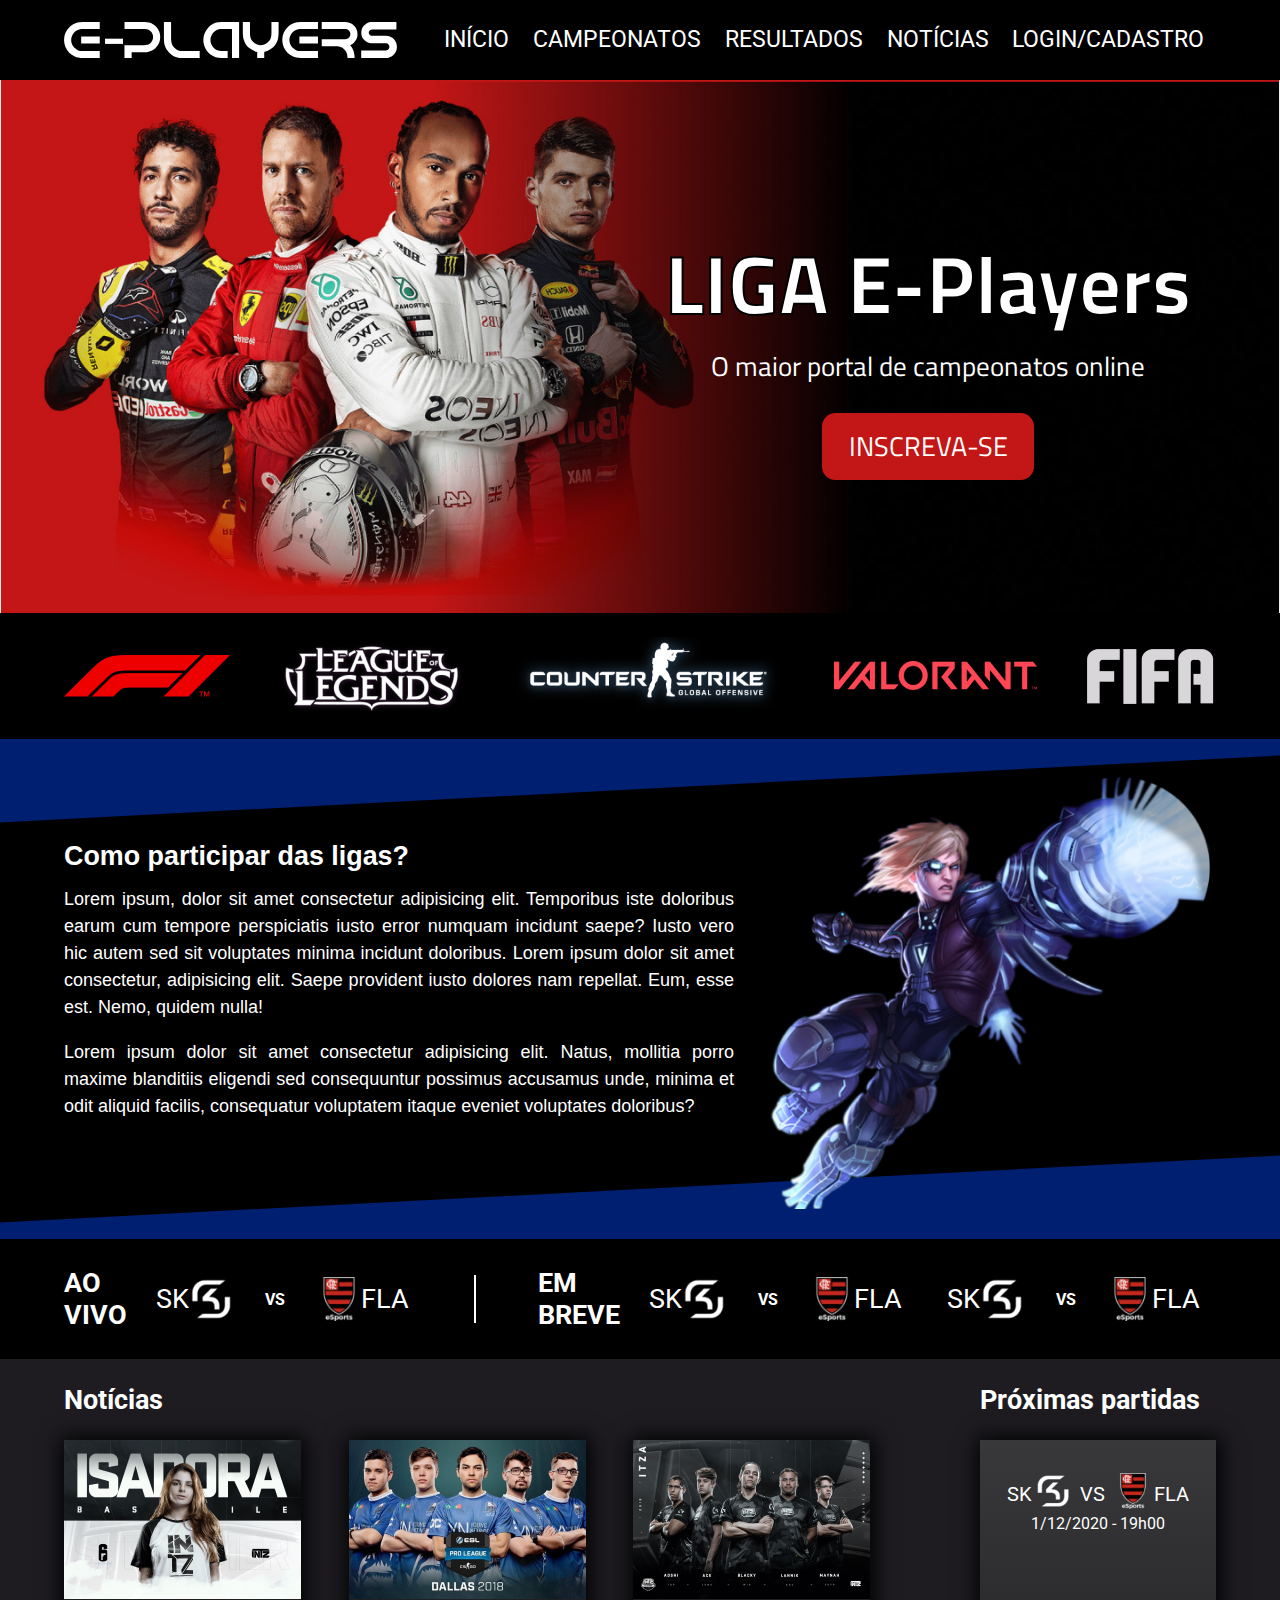
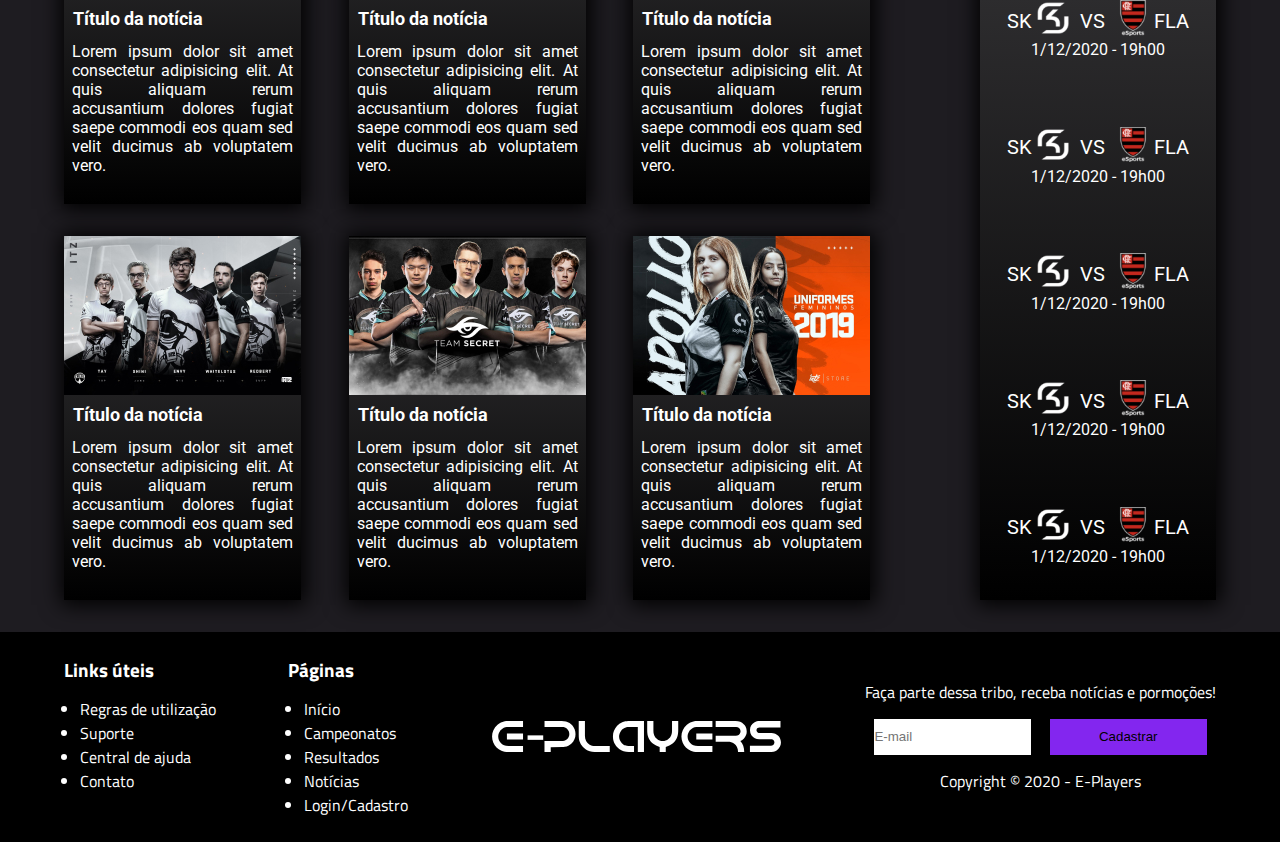
<file: sprint-2_front-end/landing-page_e-players/index.html>
<!DOCTYPE html>
<html lang="pt-br">
<head>
    <meta charset="UTF-8">
    <meta name="viewport" content="width=device-width, initial-scale=1.0">
    <title>E-players</title>

    <link rel="stylesheet" href="https://cdnjs.cloudflare.com/ajax/libs/font-awesome/5.15.1/css/all.min.css" />
    <link rel="stylesheet" href="css/style.css">
</head>
<body>
    
    <header class="top">
        <div class="top-content">
            <img src="images/Logo 1.svg" alt="">
            <nav class="menu">
                <ul class="topnav" id="my-topnav">
                    <li><a href="index.html">Início</a></li>
                    <li><a href="#">Campeonatos</a></li>
                    <li><a href="#">Resultados</a></li>
                    <li><a href="#">Notícias</a></li>
                    <li><a href="#">Login/Cadastro</a></li>
                </ul>
                <a href="javascript:void(0);" class="menu-icon" onclick="responsiveMenu()">
                    <i class="fas fa-bars"></i>
                </a>
            </nav>
        </div>
    </header>

    <main>
        <section class="banner">
            <picture>
                <source media="(max-width: 576px)" srcset="images/Banner576.jpg">
                <source media="(max-width: 768px)" srcset="images/Banner768.jpg">
                <source media="(max-width: 1200px)" srcset="images/Banner1200.jpg">
                <source media="(max-width: 1440px)" srcset="images/Banner1440.jpg">
                <img src="images/Banner1920.jpg" alt="">
            </picture>
            <div class="banner-position">
                <div class="banner-content">
                    <div class="banner-text">
                        <h1><span class="liga">Liga</span> E-Players</h1>
                        <p>O maior portal de campeonatos online</p>
                        <a href="#">Inscreva-se</a>
                    </div>
                </div>
            </div>
        </section>

        <section class="jogos">
            <div class="jogos-content">
                <ul>
                    <li><a href="#"><img src="images/formula-1-logo-1-1 1.png" alt="Logo do Fórmula 1"></a></li>
                    <li><a href="#"><img src="images/logo-lol-300x131 1.png" alt="Logo do League of Legends"></a></li>
                    <li><a href="#"><img src="images/Counter-Strike-Logo-Transparent-PNG 1.png" alt="Logo do Counter Strike"></a></li>
                    <li><a href="#"><img src="images/4bcd537b6c034e297f0030cf08887426 1.png" alt="Logo do Valorant"></a></li>
                    <li><a href="#"><img src="images/800px-FIFA_series_logo 1.png" alt="Logo do fifa"></a></li>
                </ul>
            </div>
        </section>

        <section class="about">
            <div class="about-angulation">
                <div class="angulation"></div>
            </div>
            <div class="about-position">
                <div class="about-content">
                    <div class="about-text">
                        <h2>Como participar das ligas?</h2>
                        <p>Lorem ipsum, dolor sit amet consectetur adipisicing elit. Temporibus iste doloribus earum cum tempore perspiciatis iusto error numquam incidunt saepe? Iusto vero hic autem sed sit voluptates minima incidunt doloribus. Lorem ipsum dolor sit amet consectetur, adipisicing elit. Saepe provident iusto dolores nam repellat. Eum, esse est. Nemo, quidem nulla!</p>
                        
                        <p>Lorem ipsum dolor sit amet consectetur adipisicing elit. Natus, mollitia porro maxime blanditiis eligendi sed consequuntur possimus accusamus unde, minima et odit aliquid facilis, consequatur voluptatem itaque eveniet voluptates doloribus?</p>
                    </div>
                    <img src="images/lol.png" alt="Herói loiro do League of Legends">
                </div>
            </div>
        </section>

        <section class="jogos"> <!--Partidas ao-vivo e em breve-->
            <div class="jogos-content">
                <div class="jogos-ao-vivo">
                    <h2>Ao<br> vivo</h2>
                    <div class="partida">
                        <div class="time-1">
                            <p>SK</p>
                            <img src="images/SK 1.png" alt="Logo da SK">
                        </div>
                        <p>VS</p>
                        <div class="time-2">
                            <img src="images/FLA 1.png" alt="Logo do Flamengo">
                            <p>FLA</p>
                        </div>
                    </div>
                </div>
                <div class="linha"></div>
                <div class="jogos-em-breve">
                    <h2>Em <br>breve</h2>
                    <div class="partida">
                        <div class="time-1">
                            <p>SK</p>
                            <img src="images/SK 1.png" alt="Logo da SK">
                        </div>
                        <p>VS</p>
                        <div class="time-2">
                            <img src="images/FLA 1.png" alt="Logo do Flamengo">
                            <p>FLA</p>
                        </div>
                    </div>
                    <div class="partida">
                        <div class="time-1">
                            <p>SK</p>
                            <img src="images/SK 1.png" alt="Logo da SK">
                        </div>
                        <p>VS</p>
                        <div class="time-2">
                            <img src="images/FLA 1.png" alt="Logo do Flamengo">
                            <p>FLA</p>
                        </div>
                    </div>
                </div>
            </div>
        </section> <!--Fim de Partidas ao-vivo e em breve-->
        
        <section class="noticias">
            <div class="noticias-container">
                <div class="noticias-content">
                    <h2>Notícias</h2>
                    <div class="card-content">
                        <div class="card">
                            <img src="images/noticia1.jpg" alt="#">
                            <h3>Título da notícia</h3>
                            <p>Lorem ipsum dolor sit amet consectetur adipisicing elit. At quis aliquam rerum accusantium dolores fugiat saepe commodi eos quam sed velit ducimus ab voluptatem vero.</p>
                        </div>
                        <div class="card">
                            <img src="images/noticia2.jpg" alt="#">
                            <h3>Título da notícia</h3>
                            <p>Lorem ipsum dolor sit amet consectetur adipisicing elit. At quis aliquam rerum accusantium dolores fugiat saepe commodi eos quam sed velit ducimus ab voluptatem vero.</p>
                        </div>
                        <div class="card">
                            <img src="images/noticia3.jpg" alt="#">
                            <h3>Título da notícia</h3>
                            <p>Lorem ipsum dolor sit amet consectetur adipisicing elit. At quis aliquam rerum accusantium dolores fugiat saepe commodi eos quam sed velit ducimus ab voluptatem vero.</p>
                        </div>
                        <div class="card">
                            <img src="images/noticia4.jpg" alt="#">
                            <h3>Título da notícia</h3>
                            <p>Lorem ipsum dolor sit amet consectetur adipisicing elit. At quis aliquam rerum accusantium dolores fugiat saepe commodi eos quam sed velit ducimus ab voluptatem vero.</p>
                        </div><div class="card">
                            <img src="images/noticia5.jpg" alt="#">
                            <h3>Título da notícia</h3>
                            <p>Lorem ipsum dolor sit amet consectetur adipisicing elit. At quis aliquam rerum accusantium dolores fugiat saepe commodi eos quam sed velit ducimus ab voluptatem vero.</p>
                        </div><div class="card">
                            <img src="images/noticia6.jpg" alt="#">
                            <h3>Título da notícia</h3>
                            <p>Lorem ipsum dolor sit amet consectetur adipisicing elit. At quis aliquam rerum accusantium dolores fugiat saepe commodi eos quam sed velit ducimus ab voluptatem vero.</p>
                        </div>
                    </div>
                </div>
                <aside>
                    <h2>Próximas partidas</h2>
                    <div class="proximas-partidas">
                        <div class="proxima-partida">
                            <div class="partida">
                                <div class="time-1">
                                    <p>SK</p>
                                    <img src="images/SK 1.png" alt="Logo da SK">
                                </div>
                                <p>VS</p>
                                <div class="time-2">
                                    <img src="images/FLA 1.png" alt="Logo do Flamengo">
                                    <p>FLA</p>
                                </div>
                            </div>
                            <p class="data">1/12/2020 - 19h00</p>
                        </div>
                        <div class="proxima-partida">
                            <div class="partida">
                                <div class="time-1">
                                    <p>SK</p>
                                    <img src="images/SK 1.png" alt="Logo da SK">
                                </div>
                                <p>VS</p>
                                <div class="time-2">
                                    <img src="images/FLA 1.png" alt="Logo do Flamengo">
                                    <p>FLA</p>
                                </div>
                            </div>
                            <p class="data">1/12/2020 - 19h00</p>
                        </div>
                        <div class="proxima-partida">
                            <div class="partida">
                                <div class="time-1">
                                    <p>SK</p>
                                    <img src="images/SK 1.png" alt="Logo da SK">
                                </div>
                                <p>VS</p>
                                <div class="time-2">
                                    <img src="images/FLA 1.png" alt="Logo do Flamengo">
                                    <p>FLA</p>
                                </div>
                            </div>
                            <p class="data">1/12/2020 - 19h00</p>
                        </div>
                        <div class="proxima-partida">
                            <div class="partida">
                                <div class="time-1">
                                    <p>SK</p>
                                    <img src="images/SK 1.png" alt="Logo da SK">
                                </div>
                                <p>VS</p>
                                <div class="time-2">
                                    <img src="images/FLA 1.png" alt="Logo do Flamengo">
                                    <p>FLA</p>
                                </div>
                            </div>
                            <p class="data">1/12/2020 - 19h00</p>
                        </div>
                        <div class="proxima-partida">
                            <div class="partida">
                                <div class="time-1">
                                    <p>SK</p>
                                    <img src="images/SK 1.png" alt="Logo da SK">
                                </div>
                                <p>VS</p>
                                <div class="time-2">
                                    <img src="images/FLA 1.png" alt="Logo do Flamengo">
                                    <p>FLA</p>
                                </div>
                            </div>
                            <p class="data">1/12/2020 - 19h00</p>
                        </div>
                        <div class="proxima-partida">
                            <div class="partida">
                                <div class="time-1">
                                    <p>SK</p>
                                    <img src="images/SK 1.png" alt="Logo da SK">
                                </div>
                                <p>VS</p>
                                <div class="time-2">
                                    <img src="images/FLA 1.png" alt="Logo do Flamengo">
                                    <p>FLA</p>
                                </div>
                            </div>
                            <p class="data">1/12/2020 - 19h00</p>
                        </div>
                    </div>
                </aside>
            </div>
        </section>
    </main>

    <footer>
        <div class="footer-container">
            <div class="links">
                <div class="links-uteis">
                    <h3>Links úteis</h3>
                    <ul>
                        <li><a href="#">Regras de utilização</a></li>
                        <li><a href="#">Suporte</a></li>
                        <li><a href="#">Central de ajuda</a></li>
                        <li><a href="#">Contato</a></li>
                    </ul>
                </div>
                <div class="paginas">
                    <h3>Páginas</h3>
                    <ul>
                        <li><a href="#">Início</a></li>
                        <li><a href="#">Campeonatos</a></li>
                        <li><a href="#">Resultados</a></li>
                        <li><a href="#">Notícias</a></li>
                        <li><a href="#">Login/Cadastro</a></li>
                    </ul>
                </div>
            </div>
            <img src="images/Logo 1.svg" alt="Logo E-Players">
            <div class="newsletter">
                <p>Faça parte dessa tribo, receba notícias e pormoções!</p>
                <div class="newsletter-email">
                    <input name="email" placeholder="E-mail"/>
                    <button type="submit">Cadastrar</button>
                </div>
                <p>Copyright &copy; 2020 - E-Players</p>
            </div>
        </div>
    </footer>

    <script>
        function responsiveMenu() {
          var x = document.getElementById("my-topnav");
          if (x.className === "topnav") {
            x.className += " responsive";
          } else {
            x.className = "topnav";
          }
        }
    </script>
</body>
</html>
</file>
<file: sprint-2_front-end/landing-page_e-players/css/style.css>
@import url('https://fonts.googleapis.com/css2?family=Titillium+Web:wght@400;700&display=swap');
@import url('https://fonts.googleapis.com/css2?family=Roboto:wght@400;700&display=swap');

:root {
    --background: #000000;
    --red: #C31616;
    --blue: #001f70;
    --gradient: linear-gradient(180deg, #000000 0%, rgba(83, 83, 83, 0.577381) 25%, rgba(196, 196, 196, 0) 87.5%);

    --font: 'Titillium Web', sans-serif;
    --font2: 'Roboot', sans-serif;
}

* {
    margin: 0;
    padding: 0;
    border: 0;
    box-sizing: border-box;
}

body {
    font-family: var(--font);
    background-color: var(--background);
    font-size: 16px;
}

img {
    width: 100%;
}

.top {
    width: 100%;
    height: 5em;
}

.top-content {
    width: min(90%, 75em);
    max-width: 75em;
    height: auto;
    margin: 0 auto;

    display: flex;
    align-items: center;
    justify-content: space-between;

    /* background-color: wheat; */
}

.top img {
    width: clamp(20em, 26vw, 21.25em);
}

.menu {
    display: flex;
    justify-content: space-between;
    align-items: center;
    width: 68%;
}

.topnav {
    width: 100%;
    height: 5em;
    list-style-type: none;

    display: flex;
    align-items: center;
    justify-content: space-between;
}

.topnav a{
    font-family: 'Roboto', sans-serif;
    font-size: clamp(1.25em, 1.8vw, 1.5em);
    color: #ffffff;
    text-decoration: none;
    text-transform: uppercase;

    padding: 1.1em 0.5em;
}

.topnav a:hover {
    text-decoration: underline;
}

.menu-icon {
    display: none;
    color: #ffffff;
}

/*Banner*/
.banner {
    width: 100%;
    /* height: 37.5em; */

    position: relative;
}

.banner img {
    z-index: 5;
}

.banner-position {
    width: 100%;
    height: 100%;
    /* background: rgba(153, 205, 50); */
    position: absolute;
    top: 0;
}

.banner-content{
    width: min(90%, 75em);
    max-width: 75em;
    height: 100%;
    /* background-color: rgba(222, 184, 135, 0.356); */

    margin: auto;

    display: flex;
    justify-content: flex-end;
}

.banner-text{
    width: 50%;
    height: 100%;
    /* background-color: chartreuse; */

    display: flex;
    flex-direction: column;
    justify-content: center;
    align-items: center;

    color: #fff;

    padding: 0 0.5em;
}

.banner-text h1{
    font-size: clamp(5em, 6.5vw, 5.625em);
    -webkit-text-stroke: 2px #000000;
}

.liga {
    text-transform: uppercase;
}

.banner-text p{
    font-size: clamp(1.625em, 2.1vw, 1.875em);
}

.banner-text a{
    font-size: clamp(1.625em, 2.1vw, 1.875em);
    text-transform: uppercase;
    color: #fff;
    text-decoration: none;
    background-color: var(--red);
    padding: 0.5em 1em;
    border-radius: 0.5em;
    margin-top: 1em;
}

.banner-text a:hover {
    transition: 0.2s;
    transform: scale(1.1);
}

/*Jogos*/
.jogos{
    width: 100%;
    height: 7.5em;
    /* background-color: chartreuse; */
}

.jogos-content {
    width: min(90%, 75em);
    height: 100%;
    margin: 0 auto;
    /* background-color: #001f70; */
    display: flex;
    align-items: center;
    justify-content: space-between;

    color: #ffffff;
}

.jogos ul{
    list-style-type: none;
    width: 100%;
    /* background-color: yellow; */
    display: flex;
    align-items: center;
    justify-content: space-between;
}

.jogos ul a:hover img{
    transition: 0.2s;
    transform: scale(1.1);
}

/*----------About----------*/
.about {
    width: 100%;
    height: 31.25em;
    background-color: var(--blue);

    position: relative;
}

.about-angulation {
    width: 100%;
    height: 100%;

    display: flex;
    align-items: center;
    justify-content: center;
}

.angulation {
    width: 100%;
    height: 25em;
    background-color: var(--background);
    transform: skewY(-3deg);
}

.about-position {
    width: 100%;
    height: 100%;

    position: absolute;
    top: 0;
}

.about-content {
    width: min(90%, 75em);
    max-width: 75em;
    height: 100%;

    margin: 0 auto;

    display: flex;
    align-items: center;
    justify-content: space-between;

    font-family: var(--font2);
}

.about-text {
    /* width: 55%; */
    color: #ffffff;
}

.about-text h2 {
    font-size: clamp(1.625em, 2.1vw, 1.875em);
    margin-bottom: 0.5em;
}

.about-text p {
    font-size: 1.125em; 
    margin-bottom: 1em;
    text-align: justify;
    line-height: 1.5em;
}

.about-content img {
    width: clamp(28.125em, 34vw, 30em);
    margin-left: 2em;
}

.jogos-ao-vivo, .jogos-em-breve {
    display: flex;
    align-items: center;
    justify-content: space-between;

    font-family: 'Roboto', sans-serif;
    font-weight: 700;
}

.jogos-ao-vivo h2, .jogos-em-breve h2 {
    text-transform: uppercase;
    font-size: clamp(1.625em, 2.1vw, 1.875em);
}

.linha {
    height: 3em;
    border:solid 1px #fff;
    margin-right: 0.8em;
}

/* .jogos-ao-vivo::after {
    content: '';
    height: 2.666em;
    border: 1px solid #ffffff;
    margin: 0 1em;
} */

.partida {
    width: 17.8125em;
    display: flex;
    justify-content: space-around;
    align-items: center;
    /* background-color: yellow; */
    margin-left: 0.8em;
}

.time-1, .time-2 {
    display: flex;
    align-items: center;
    justify-content: space-between;

    font-weight: 400;
    font-size: clamp(1.625em, 2.1vw, 1.875em);
}

.time-1 img, .time-2 img {
    width: clamp(1.625em, 2.1vw, 1.875em);
}

/*Notícias*/
.noticias {
    width: 100%;
    background-color: #1E1C21;

    font-family: 'Roboto', sans-serif;
}

.noticias-container {
    width: min(90%, 75em);
    /* background-color: aqua; */
    margin: 0 auto;

    color: #ffffff;

    display: flex;
    justify-content: space-between;
}

.noticias-content {
    width: 70%;
}

.noticias-content h2 {
    font-size: clamp(1.625em, 2.1vw, 1.875em);
    padding: 0.9em 0;
    font-weight: 700;
}

.card-content {
    width: 100%; /*940px*/
    /* background-color: antiquewhite; */
    display: flex;
    justify-content: space-between;
    flex-wrap: wrap;

    font-weight: 400;
}

.card {
    width: 14.8125em; /*237px*/
    height: 22.75em; /*364px*/

    background: linear-gradient(180deg, rgba(83, 83, 83, 0.5) 0%, #000000 100%);
    
    box-shadow: 1px 1px 20px 4px #000000;
    text-align: justify;
    margin-bottom: 2em;
}

.card h3 {
    font-size: 1.125em;
    padding: 0.3em 0.5em;
}

.card p {
    padding: 0.5em;
}

/*Próximas partidas*/

aside {
    width: 20.5%;
}

aside h2 {
    font-size: clamp(1.625em, 2.1vw, 1.875em);
    padding: 0.9em 0;
    font-weight: 700;
}

.proximas-partidas {
    width: 100%;
    height: 47.5em;

    background: linear-gradient(180deg, rgba(83, 83, 83, 0.5) 0%, #000000 100%);

    box-shadow: 1px 1px 20px 4px #000000;

    display: flex;
    flex-direction: column;
    justify-content: space-around;

    font-weight: 400;
}

.proxima-partida {
    width: 90%;
    margin: 0 auto;
}

.proxima-partida + .proxima-partida {
    padding-top: 0;
}

.proxima-partida p{
    margin-top: 0.3em;
    text-align: center;
}

.proxima-partida .partida {
    width: 90%;
    font-size: 20px;
    margin: 0 auto;
}

.proxima-partida .partida img {
    width: 39px;
}

.proxima-partida .partida p {
    font-size: 20px;
}

.proxima-partida .time-1 img {
    padding-left: 0.1em;
}

.proxima-partida .time-2 img {
    padding-right: 0.1em;
}

/*Footer*/
footer {
    width: 100%;
    height: 13.125em;
    background-color: var(--background);
}

.footer-container {
    width: min(90%, 75em);
    max-width: 75em;
    height: 100%;
    /* background-color: aqua; */
    margin: 0 auto;

    color: #ffffff;

    display: flex;
    justify-content: space-between;
    align-items: center;
}

.footer-container ul li a {
    text-decoration: none;
    color: #ffffff;
}

.footer-container img {
    max-width: 18.06em;
}

.links {
    width: 21.5em;
    height: 11.93;

    display: flex;
    justify-content: space-between;
}

.links ul {
    margin-top: 0.8em;
}

.links li {
    margin-left: 1em;
}

.links li:hover {
    text-decoration: underline;
    cursor: pointer;
}

.newsletter p {
    margin: 0.9em 0;
    text-align: center;
}

.newsletter-email {
    display: flex;
    justify-content: space-around;
}

.newsletter input {
    width: 11.75em;
    height: 2.25rem;

    background: #ffffff;

    color: #837c7c;
}

.newsletter button {
    width: 11.75em;
    height: 2.25rem;

    background: #8326EF;
}

.newsletter button:hover {
    text-decoration: underline;
    cursor: pointer;
}

/*Responsividade*/
@media screen and (max-width: 1200px) {
    /*Menu*/
    .top img {
        width: clamp(16.25em, 26vw, 20em);
    }

    .menu a {
        font-size: clamp(1.12em, 1.8vw, 1.3125em);
    }

    /*Banner*/
    .banner-text h1 {
        text-align: center;
        font-size: clamp(4.375em, 6.5vw, 5em);
    }

    .banner-text p,
    .banner-text a {
    font-size: clamp(1.375em, 2.1vw, 1.625em);
    }

    /*Jogos*/
    .jogos-content img {
        width: clamp(90%, 10vw, 100%);
    }

    /*About*/
    .angulation {
        width: 100%;
        height: 28em;
        background-color: var(--background);
        transform: skewY(-2deg);
    }

    .about-content img {
        width: clamp(25.625em, 30vw, 28.125em);
    }

    /*Partidas*/
    .jogos-ao-vivo h2, .jogos-em-breve h2 {
        font-size: clamp(1.375em, 2.1vw, 1.625em);
    }

    .time-1, .time-2 {
        font-size: clamp(1.375em, 2.1vw, 1.625em);
    }

    .time-1 img,
    .time-2 img {
        width: clamp(1.375em, 2.1vw, 1.625em);
    }

    .partida {
        width: clamp(14.6em, 24vw, 17.8125em);
    }

    /*Noticias*/
    .noticias-content h2 {
        font-size: clamp(1.375em, 2.1vw, 1.625em);
    }

    aside h2 {
        font-size: clamp(1.375em, 2.1vw, 1.625em);
    }

    /*Footer*/
    .footer-container img{
        width: clamp(13em, 50vw, 18em);
        margin: 0 1em;
    }

    .newsletter input,
    .newsletter button {
        width: clamp(9.375em, 14vw, 11.75em);
    }
}

@media (max-width: 1128px) {
    .card-content div:nth-child(n+5):nth-child(-n+6) {
        display: none;
    }
}

@media screen and (max-width: 992px) { /*Menu Responsivo - Fechado*/
    .top-content img { /*Ajuste do logo*/
        align-self: flex-start;
        padding-top: 1.69em;
    }
    
    .menu { /*Ajusta o ícone de barra no fim do menu*/
        justify-content: flex-end;
    }
    
    .menu a.menu-icon { /*Mostra o ícone de barras e ajusta a posição*/
        display: initial;

        padding: 1.6em 1em;
    }

    .topnav li { /*Esconde os itens da topnav*/
        display: none;
    }   

    /*Customização de aparência*/
    .menu a.menu-icon:hover { /*Com o mouse em cima*/
        background-color: var(--red);
        padding: 1.6em 1em;
    }

    .topnav li:hover { /*Com o mouse em cima*/
        background-color: var(--red);
        padding: 1.69em 0;
    }
}

@media screen and (max-width: 992px) { /*Menu responsivo - Aberto*/
    .top-content { /*Permite o ajsute do menu (100% do top-content)*/
        position: relative;
    }

    .topnav.responsive { /*Ajusta o menu aberto*/
        flex-direction: column;
        align-items: unset;

        height: auto;

        position: absolute; /*Ajusta o tamanho do menu ao tamanho do top-content*/
        top: 0; /*Encosta o elemento no topo*/
        left: 0; /*Encosta o elemento à esquerda*/

        z-index: 10; /*Aumenta o eixo Z em relação ao banner*/

        margin-top: 5em; /*Deixa o menu abaixo do topo*/

        background-color: var(--background);
    }
    
    .topnav.responsive li {
        display: block; /*Mostra os itens do menu*/
        text-align: center;

        height: auto;

        padding: 1.69em 0; /*Define o espaçamento entre as li's*/
    }

    /*Customização*/
    .topnav.responsive li:first-child { /*Primeira li*/
        background-color: #a51212;
    }

    .topnav.responsive li:hover { /*Com o mouse em cima das li's*/
        background-color: var(--red);
        transition: all .3s;
    }
}

@media screen and (max-width: 768px) {
    
}

@media screen and (max-width: 576px) {
    
}
</file>
